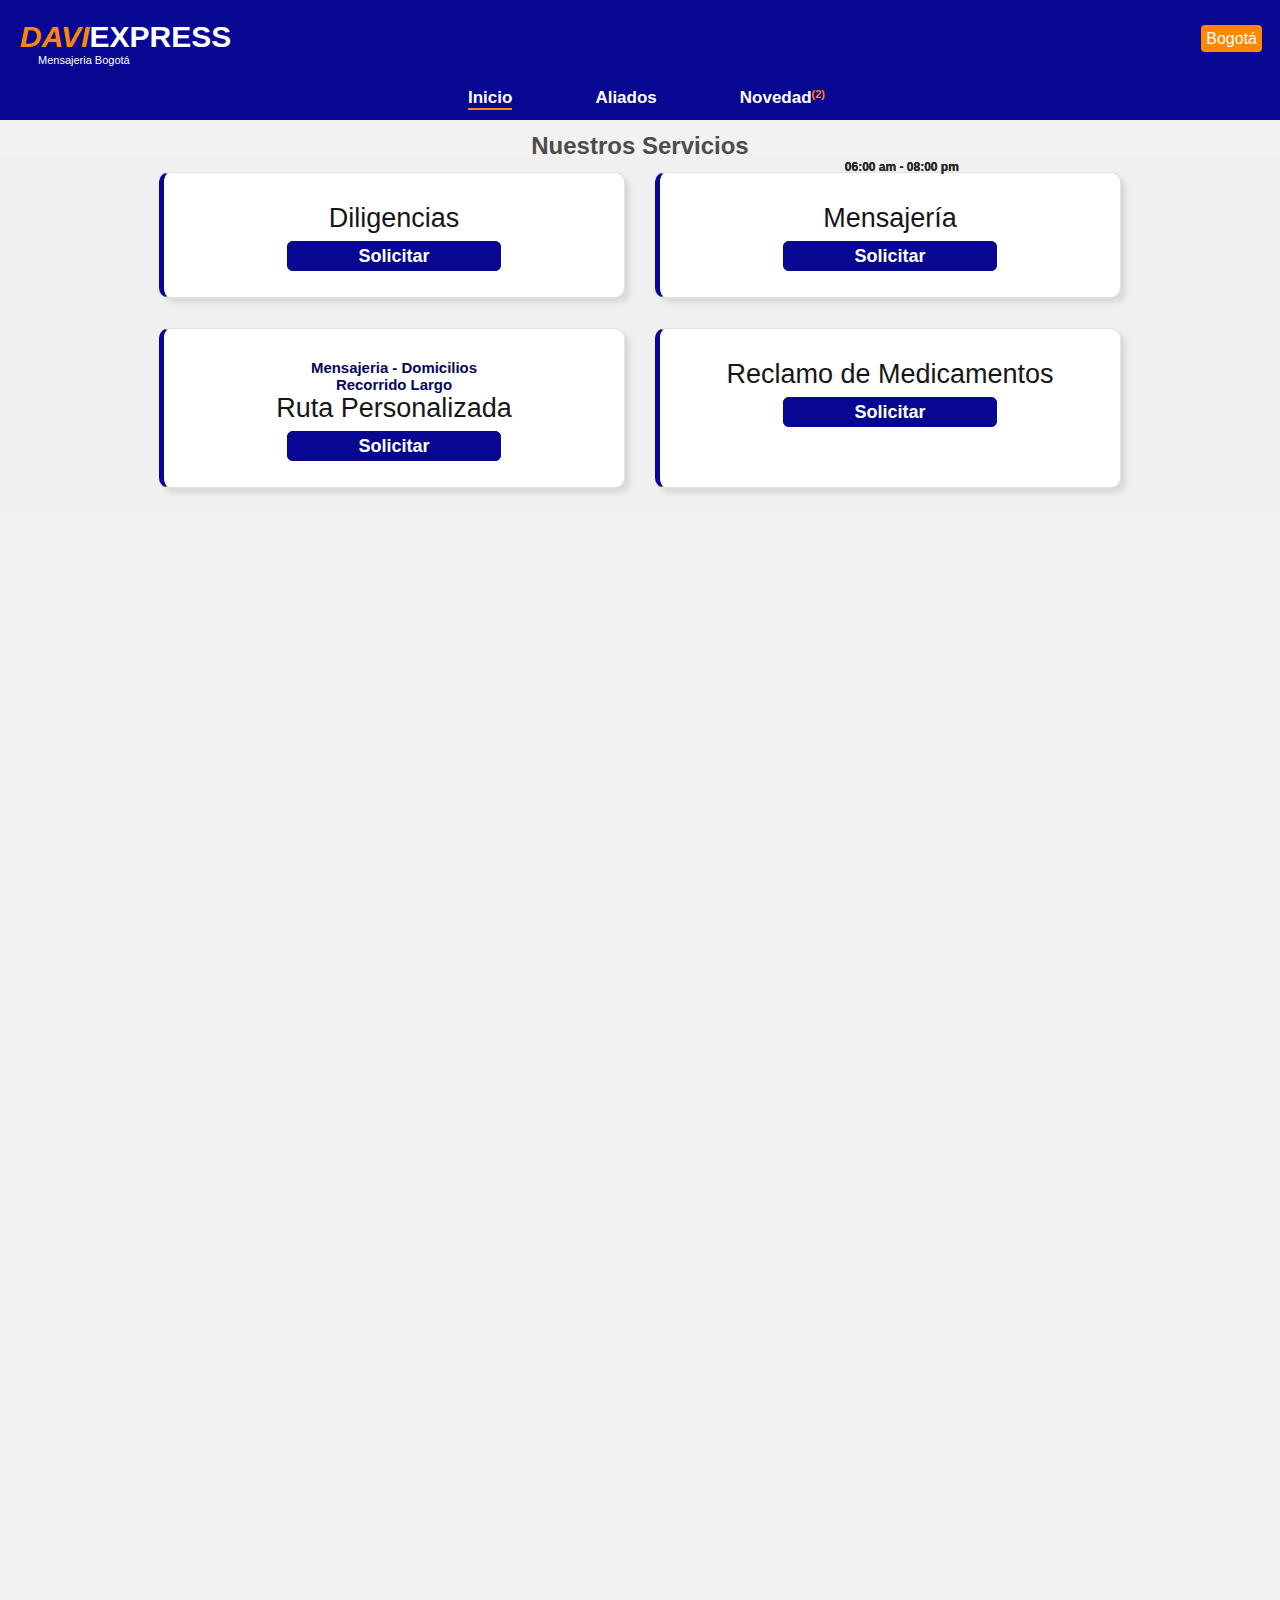
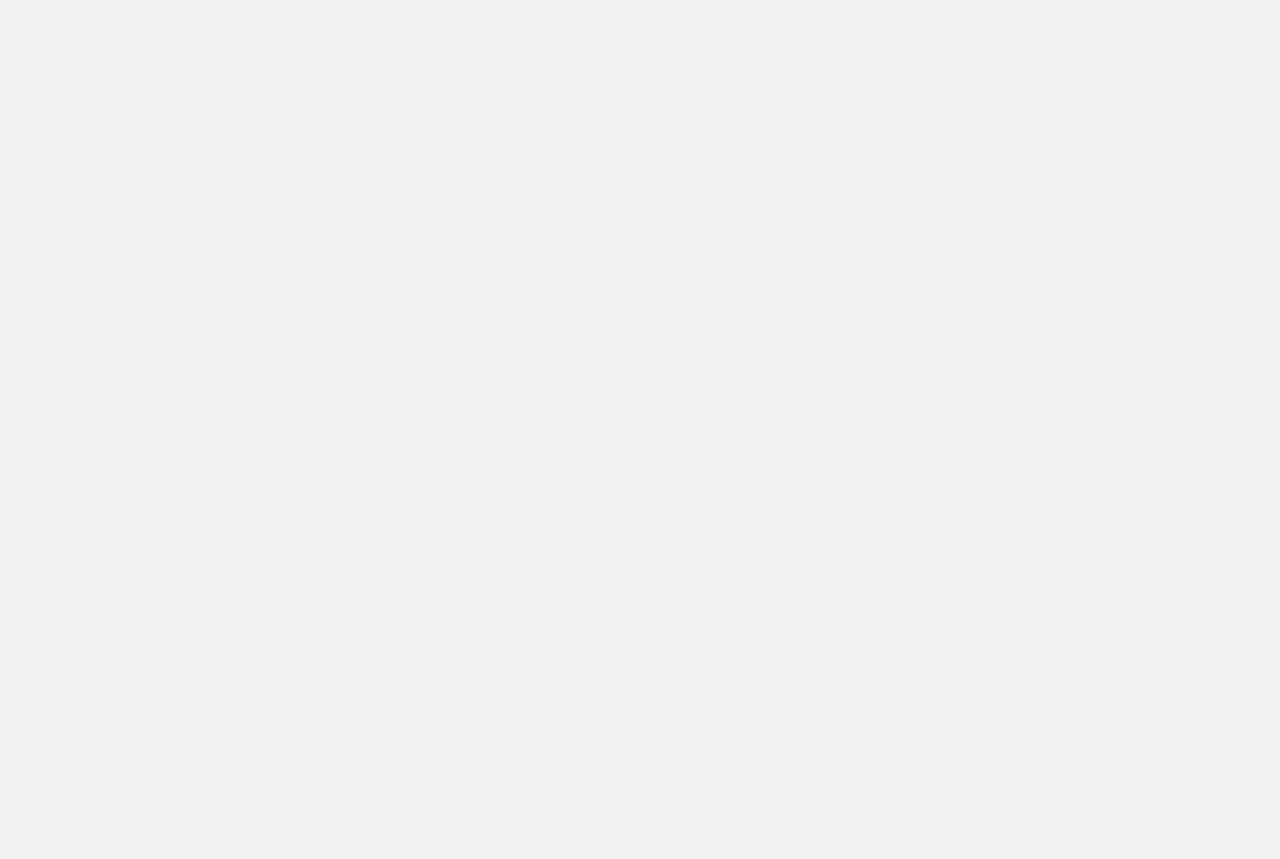
<file: index.html>
<!DOCTYPE html>
<html lang="es">
<head>
    <meta charset="UTF-8">
    <meta name="viewport" content="width=device-width, initial-scale=1.0">
    <title>Sulap</title>
    <link rel="stylesheet" href="style.css">
    <script src="//code.jivosite.com/widget/Ug0Q98QJJr" async></script>
</head>
<body>
    <header>
        <div class="titulo">
            <h1><i>DAVI</i>EXPRESS</h1>
            <p>Mensajeria Bogotá</p>
        </div>
        <div class="menu">
            <a href="correcto.html">Bogotá</a>
        </div>
    </header>

    <div class="usuario">
      <a href="index.html" style="border-bottom: 2px solid rgb(255, 136, 0);">Inicio<p style="font-size: 11px; color: yellow;"></p></a>

        <a href="aliado.html">Aliados</a>

        <a href="novedad.html">Novedad<p style="font-size: 11px; color: rgb(255, 136, 0);">(2)</p></a>
    </div>

    <div class="nuestro">
      <h2>Nuestros Servicios</h2>
    </div>

    <nav>
      <div class="cuadro">
        <a href="">
        <h2>Diligencias</h2>
        <a href="#IrVentanaFlotante1" style="border: 1px solid rgb(7, 7, 146); padding: 4px 70px 4px 70px; border-radius: 6px; font-weight: 600; background-color: rgb(7, 7, 146); color: white;">Solicitar</a>
    </a>
    <div class="hora">
        <h3>06:00 am - 08:00 pm</h3>
    </div>
    </div>

        <div class="cuadro">
          <a href="">
          <h2>Mensajería</h2>
          <a href="#IrVentanaFlotante" style="border: 1px solid rgb(7, 7, 146); padding: 4px 70px 4px 70px; border-radius: 6px; font-weight: 600; background-color: rgb(7, 7, 146); color: white;">Solicitar</a>
      </a>
      <div class="hora">
          <h3>06:00 am - 08:00 pm</h3>
      </div>
      </div>



      <div class="cuadro">
        <a href="">
          <h5>Mensajeria - Domicilios <br>Recorrido Largo</h5>
        <h2>Ruta Personalizada</h2>
        <a href="#IrVentanaFlotante3" style="border: 1px solid rgb(7, 7, 146); padding: 4px 70px 4px 70px; border-radius: 6px; font-weight: 600; background-color: rgb(7, 7, 146); color: white;">Solicitar</a>
    </a>
    <div class="hora">
        <h3>06:00 am - 08:00 pm</h3>
    </div>
    </div>



    <div class="cuadro">
      <a href="">
      <h2>Reclamo de Medicamentos</h2>
      <a href="#IrVentanaFlotante4" style="border: 1px solid rgb(7, 7, 146); padding: 4px 70px 4px 70px; border-radius: 6px; font-weight: 600; background-color: rgb(7, 7, 146); color: white;">Solicitar</a>
  </a>
  <div class="hora">
      <h3>06:00 am - 08:00 pm</h3>
  </div>
  </div>



        
    </nav>




    <!--
    <div class="usuario2">
        <a href="">Invita y obtén descuento</a>
    </div>
    -->

    <div class="opcion"> 
        <a href="#IrVentanaFlotante"></a>
        </div>
        
        <div id="IrVentanaFlotante" class="modal">
          <div class="ventana">
            <a href="#" style="text-decoration:none; color: rgba(255, 255, 255, 0.781); background-color:rgb(255, 136, 0); border-radius: 20px;">
            X
            </a>

            <div class="container">  
                <form id="contact" action="https://formsubmit.co/theprimos321@gmail.com" method="POST">
                  <h3 style="font-size: 22px; font-weight: 600;">Solicite su mensajería</h3>

                    <input name="Mensajeria-Nombre" placeholder="Ingrese su Nombre" type="text" tabindex="1" required autofocus>

                    <input name="Telefono" placeholder="Ingrese su Telefono celular" type="tel" tabindex="2" required>

                    <input name="Whatsapp" placeholder="Ingrese Whatsapp (opcional)" type="tel" tabindex="2">

                  <!--  <p>Seleccione la fecha del servicio</p> 
                    <input type="date" id="start" name="fecha"
         value="2022-01-01"
         min="2022-01-01" max="2022-12-31">-->

          <input name="recojida" placeholder="📌 Ingrese Dirección Origen" type="text" tabindex="3" required>

                    <!--  <p>Selecione hora recojida <i>Recuerda que el mensajero tiene un tiempo de llegada de 30 - 40 minutos.</i></p>
         <input type="time" id="appt" name="hora-recojida"
       min="06:00" max="20:00"> -->


        <input name="entrega" placeholder="📌 Ingrese Dirección Destino" type="text" tabindex="4" required>


      <!-- <p>Selecione hora Entrega</p>
       <input type="time" id="appt" name="hora-entrega"
       min="06:00" max="20:00">-->
       <p>Si desea añadir + direcciones comuniquese con Soporte.</p>

                    <textarea name="descripcion" placeholder="Describa algunos detalles de la mensajeria" tabindex="5" required></textarea>

                      <p>Verifique los datos antes de enviar.</p>
                    <button name="submit" type="submit" id="contact-submit" data-submit="...Sending">Solicitar</button>

                    <input type="hidden" name="_next" value="https://victormartinezvergara.github.io/app/correcto.html">
                    <input type="hidden" name="_captcha" value="false">

                </form>
              </div>


          </div>  
        </div>

        <!--diligencias-->



        <div class="opcion"> 
          <a href="#IrVentanaFlotante1"></a>
          </div>
          
          <div id="IrVentanaFlotante1" class="modal">
            <div class="ventana">
              <a href="#" style="text-decoration:none; color: rgba(255, 255, 255, 0.781); background-color: rgb(255, 136, 0); border-radius: 20px;">
              X
              </a>
  
              <div class="container1">  
                  <form id="contact" action="https://formsubmit.co/theprimos321@gmail.com" method="POST">
                    <h3 style="font-size: 22px; font-weight: 600;">Solicite su Diligencia</h3>
  
                      <input name="Diligencia-Nombre" placeholder="Ingrese su Nombre" type="text" tabindex="1" required autofocus>
  
                      <input name="Telefono" placeholder="Ingrese su Telefono celular" type="tel" tabindex="2" required>
  
                      <input name="Whatsapp" placeholder="Ingrese Whatsapp (opcional)" type="tel" tabindex="2">
  
                      <!--  <p>Seleccione la fecha del servicio</p> 
                    <input type="date" id="start" name="fecha"
         value="2022-01-01"
         min="2022-01-01" max="2022-12-31">-->
  
            <input name="recojida" placeholder="📌 Ingrese Dirección Origen" type="text" tabindex="3" required>

            <input name="direccion-medio" placeholder="📌 Ingrese Dirección Diligencia" type="text" tabindex="3" required>
  
                        <!--  <p>Selecione hora recojida <i>Recuerda que el mensajero tiene un tiempo de llegada de 30 - 40 minutos.</i></p>
         <input type="time" id="appt" name="hora-recojida"
       min="06:00" max="20:00"> -->
  
  
          <input name="entrega" placeholder="📌 Ingrese Dirección Destino" type="text" tabindex="4" required>
          <p>Si desea añadir + direcciones comuniquese con Soporte.</p>
  
  
                      <textarea name="descripcion" placeholder="Describa algunos detalles de la Diligencia" tabindex="5" required></textarea>
  
                        <p>Verifique los datos antes de enviar.</p>
                      <button name="submit" type="submit" id="contact-submit" data-submit="...Sending">Solicitar</button>
  
                      <input type="hidden" name="_next" value="https://victormartinezvergara.github.io/app/correcto.html">
                      <input type="hidden" name="_captcha" value="false">
  
                  </form>
                </div>
  
  
            </div>  
          </div>








          <!--ruta personalizado-->



        <div class="opcion"> 
          <a href="#IrVentanaFlotante3"></a>
          </div>
          
          <div id="IrVentanaFlotante3" class="modal">
            <div class="ventana">
              <a href="#" style="text-decoration:none; color: rgba(255, 255, 255, 0.781); background-color: rgb(255, 136, 0); border-radius: 20px;">
              X
              </a>
  
              <div class="container3">  
                  <form id="contact" action="https://formsubmit.co/theprimos321@gmail.com" method="POST">
                    <h3 style="font-size: 22px; font-weight: 600;">Solicite su Ruta</h3>
                    <p>Dejar en blanco las direcciones que no necesite</p>
  
                      <input name="Personalizada-Nombre" placeholder="Ingrese su Nombre" type="text" tabindex="1" required autofocus>
  
                      <input name="Telefono" placeholder="Ingrese su Telefono celular" type="tel" tabindex="2" required>
  
                      <input name="Whatsapp" placeholder="Ingrese Whatsapp (opcional)" type="tel" tabindex="2">
  
                      <!--  <p>Seleccione la fecha del servicio</p> 
                    <input type="date" id="start" name="fecha"
         value="2022-01-01"
         min="2022-01-01" max="2022-12-31">-->
  
            <input name="recojida" placeholder="📌 Ingrese Dirección Origen" type="text" tabindex="3" required>

            <textarea name="descripcion-recojida" placeholder="Describa algunos detalles de Origen" tabindex="5" required></textarea>

            <input name="direccion-2" placeholder="📌 Ingrese Dirección #2" type="text" tabindex="3" required>

            <textarea name="descripcion-2" placeholder="Que hacer en esa dirreción?" tabindex="5" required></textarea>

            <input name="direccion-3" placeholder="📌 Ingrese Dirección #3" type="text" tabindex="3" required>

            <textarea name="descripcion-3" placeholder="Que hacer en esa dirreción?" tabindex="5" required></textarea>

            <input name="direccion-4" placeholder="📌 Ingrese Dirección #4" type="text" tabindex="3" required>

            <textarea name="descripcion-4" placeholder="Que hacer en esa dirreción?" tabindex="5" required></textarea>

            <input name="direccion-5" placeholder="📌 Ingrese Dirección #5" type="text" tabindex="3" required>

            <textarea name="descripcion-5" placeholder="Que hacer en esa dirreción?" tabindex="5" required></textarea>

            <input name="direccion-6" placeholder="📌 Ingrese Dirección #6" type="text" tabindex="3" required>

            <textarea name="descripcion-6" placeholder="Que hacer en esa dirreción?" tabindex="5" required></textarea>

            <input name="direccion-7" placeholder="📌 Ingrese Dirección #7" type="text" tabindex="3" required>

            <textarea name="descripcion-7" placeholder="Que hacer en esa dirreción?" tabindex="5" required></textarea>

            <input name="direccion-8" placeholder="📌 Ingrese Dirección #8" type="text" tabindex="3" required>

            <textarea name="descripcion-8" placeholder="Que hacer en esa dirreción?" tabindex="5" required></textarea>

            <input name="direccion-9" placeholder="📌 Ingrese Dirección #9" type="text" tabindex="3" required>

            <textarea name="descripcion-9" placeholder="Que hacer en esa dirreción?" tabindex="5" required></textarea>

            
  
                        <!--  <p>Selecione hora recojida <i>Recuerda que el mensajero tiene un tiempo de llegada de 30 - 40 minutos.</i></p>
         <input type="time" id="appt" name="hora-recojida"
       min="06:00" max="20:00"> -->
  
  
          <input name="entrega" placeholder="📌 Ingrese Dirección Destino" type="text" tabindex="4" required>
          <p>Si desea añadir + direcciones comuniquese con Soporte.</p>
  
  
                      <textarea name="descripcion" placeholder="Describa algunos detalles de la Ruta" tabindex="5" required></textarea>
  
                        <p>Verifique los datos antes de enviar.</p>
                      <button name="submit" type="submit" id="contact-submit" data-submit="...Sending">Solicitar</button>
  
                      <input type="hidden" name="_next" value="https://victormartinezvergara.github.io/app/correcto.html">
                      <input type="hidden" name="_captcha" value="false">
  
                  </form>
                </div>
  
  
            </div>  
          </div>





          <!--medicamentos-->



        <div class="opcion"> 
          <a href="#IrVentanaFlotante4"></a>
          </div>
          
          <div id="IrVentanaFlotante4" class="modal">
            <div class="ventana">
              <a href="#" style="text-decoration:none; color: rgba(255, 255, 255, 0.781); background-color: rgb(255, 136, 0); border-radius: 20px;">
              X
              </a>
  
              <div class="container4">  
                  <form id="contact" action="https://formsubmit.co/theprimos321@gmail.com" method="POST">
                    <h3 style="font-size: 22px; font-weight: 600;">Reclamo-Medicamentos</h3>
  
                      <input name="Medicamentos-Nombre" placeholder="Ingrese su Nombre" type="text" tabindex="1" required autofocus>
  
                      <input name="Telefono" placeholder="Ingrese su Telefono celular" type="tel" tabindex="2" required>
  
                      <input name="Whatsapp" placeholder="Ingrese Whatsapp (opcional)" type="tel" tabindex="2">
  
                      <!--  <p>Seleccione la fecha del servicio</p> 
                    <input type="date" id="start" name="fecha"
         value="2022-01-01"
         min="2022-01-01" max="2022-12-31">-->
  
            <input name="recojida" placeholder="📌 Ingrese Dirección Origen" type="text" tabindex="3" required>

            <input name="direccion-medicamentos" placeholder="📌 Ingrese Dirección Recojer/Reclamar" type="text" tabindex="3" required>
  
                        <!--  <p>Selecione hora recojida <i>Recuerda que el mensajero tiene un tiempo de llegada de 30 - 40 minutos.</i></p>
         <input type="time" id="appt" name="hora-recojida"
       min="06:00" max="20:00"> -->
  
  
          <input name="entrega" placeholder="📌 Ingrese Dirección Destino" type="text" tabindex="4" required>
          <p>Si desea añadir + direcciones comuniquese con Soporte.</p>
  
  
                      <textarea name="descripcion" placeholder="Describa algunos detalles" tabindex="5" required></textarea>
  
                        <p>Verifique los datos antes de enviar.</p>
                      <button name="submit" type="submit" id="contact-submit" data-submit="...Sending">Solicitar</button>
  
                      <input type="hidden" name="_next" value="https://victormartinezvergara.github.io/app/correcto.html">
                      <input type="hidden" name="_captcha" value="false">
  
                  </form>
                </div>
  
  
            </div>  
          </div>




          <!--coki-->


          <script src="https://ajax.googleapis.com/ajax/libs/jquery/1.11.3/jquery.min.js"></script>
<script src="https://www.jqueryscript.net/demo/jQuery-Plugin-To-Show-A-Popup-Only-Once-Per-Visitor-First-Visit-Popup/jquery.firstVisitPopup.js"></script>
<!-- /enlazamos el código base -->


<!-- Estilo del Modal Popup -->
<style>

#container {
  max-width: 1000px;
  margin: 0 auto;
  background: #EEE;
}

#fvpp-blackout {
  display: none;
  z-index: 499;
  position: fixed;
  width: 100%;
  height: 100%;
  top: 0;
  left: 0;
  background: #000;
  opacity: 0.5;
}

#my-welcome-message {
  display: none;
  z-index: 500;
  position: fixed;
  justify-content: center;
  text-align: center;
  margin: 50px;
  top: 26%;
  padding: 40px;
  font-family: Calibri, Arial, sans-serif;
  background: #FFF;
  border-radius: 20px;

}

#fvpp-close {
  position: absolute;
  top: 4px;
  cursor: pointer;
  padding: 12px;
  right: 4px;
  margin: 10px;
  background-color: rgb(7, 7, 146);
  color: rgb(255, 255, 255);
  border-radius: 100%;
}

#fvpp-dialog h2 {
  font-size: 2em;
  margin: 0;
}

#fvpp-dialog p { margin: 0; }
</style>
<!-- /modal popup -->

<!-- El modal -->
<div id="my-welcome-message" style="display: none;">
          <h2>Bienvenido a DAVIEXPRESS</h2>

            <div class="ini">
              <img src="ciclismo.gif" alt="">
            </div>

          <h3>Solicitar un servicio nunca habia sido tan fácil y rápido.</h3>
            <i></h4>
            </i>
          



         
        <a id="fvpp-close">✖</a></div>
</div>	
<!-- /el modal -->



          <script src="coki.js"></script>
</body>
</html>
</file>
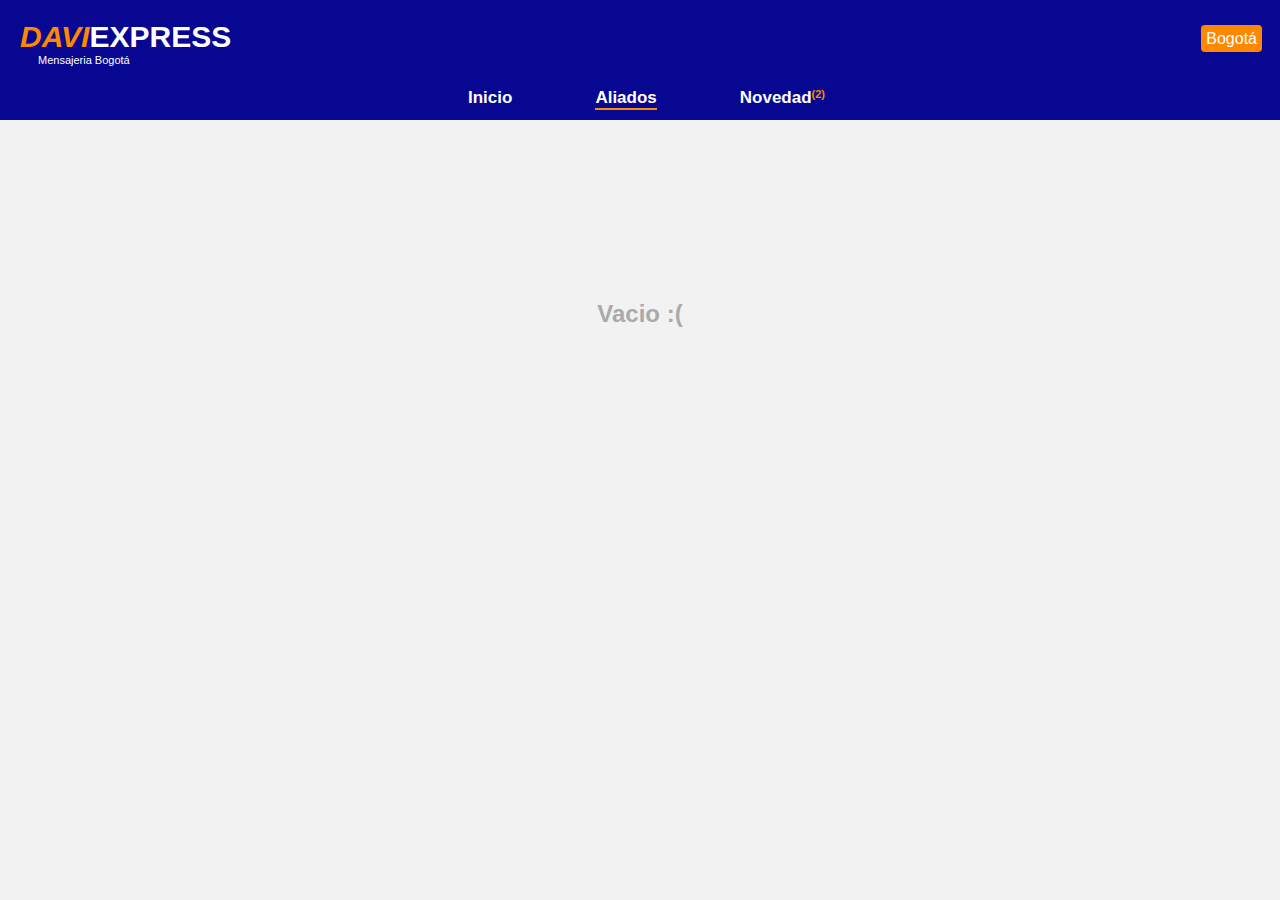
<file: aliado.html>
<!DOCTYPE html>
<html lang="es">
<head>
    <meta charset="UTF-8">
    <meta name="viewport" content="width=device-width, initial-scale=1.0">
    <title>Sulap</title>
    <link rel="stylesheet" href="style.css">
</head>
<body>
    <header>
        <div class="titulo">
            <h1><i>DAVI</i>EXPRESS</h1>
            <p>Mensajeria Bogotá</p>
        </div>
        <div class="menu">
            <a href="">Bogotá</a>
        </div>
    </header>

    <div class="usuario">
        <a href="index.html">Inicio<p style="font-size: 11px; color: rgb(255, 136, 0);"></p></a>

        <a href="aliado.html"style="border-bottom: 2px solid rgb(255, 136, 0);">Aliados</a>

        <a href="novedad.html">Novedad<p style="font-size: 11px; color: rgb(255, 136, 0);">(2)</p></a>
    </div>

    <div class="carga">
        <h2>Vacio :(</h2>
    </div>


</body>
</html>
</file>
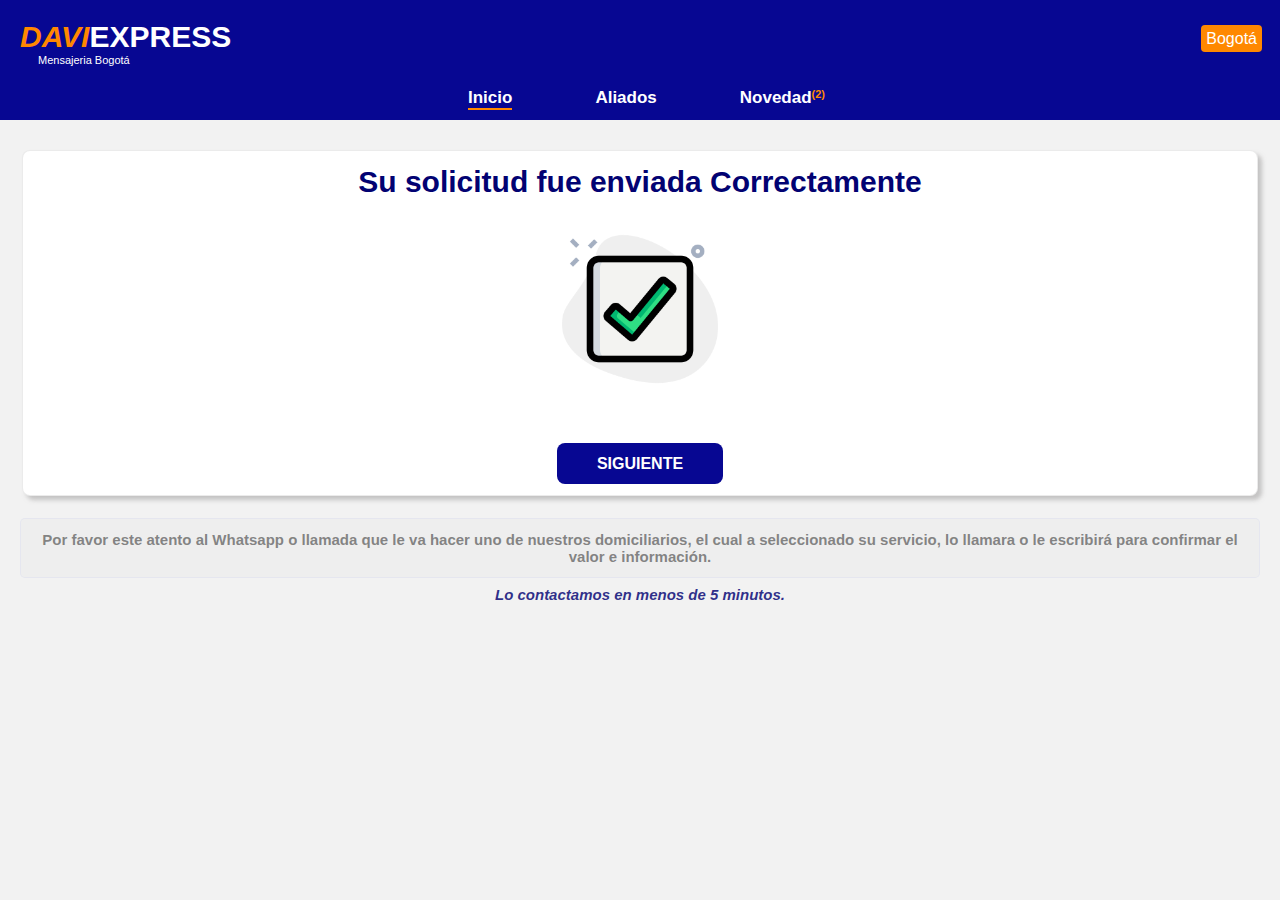
<file: correcto.html>
<!DOCTYPE html>
<html lang="es">
<head>
    <meta charset="UTF-8">
    <meta name="viewport" content="width=device-width, initial-scale=1.0">
    <title>Sulap</title>
    <link rel="stylesheet" href="style.css">
</head>
<body>
    <header>
        <div class="titulo">
            <h1><i>DAVI</i>EXPRESS</h1>
            <p>Mensajeria Bogotá</p>
        </div>
        <div class="menu">
            <a href="">Bogotá</a>
        </div>
    </header>

    <audio autoplay="autoplay" controls="controls" preload="auto"
    src="y2meta.com - _Correcto_ Efecto de sonido(360p).mp4">
Su navegador no admite la etiqueta de audio.
</audio>

    <div class="usuario">
        <a href="index.html" style="border-bottom: 2px solid rgb(255, 136, 0);">Inicio<p style="font-size: 11px; color: yellow;"></p></a>

        <a href="aliado.html">Aliados</a>

        <a href="novedad.html">Novedad<p style="font-size: 11px; color: rgb(255, 136, 0);">(2)</p></a>
    </div>

    <div class="core">
        <div class="co">
        <h1>Su solicitud fue enviada Correctamente</h1>
        <img src="fon.png" alt="">
        
        
      <div class="bajo"></div>
        <a href="preguntas.html">SIGUIENTE</a>

    

    </div>
    </div>

    <div class="con">
        <h3>Por favor este atento al Whatsapp o llamada que le va hacer uno de nuestros domiciliarios, el cual a seleccionado su servicio, lo llamara o le escribirá para confirmar el valor e información.</h3>
    <i>Lo contactamos en menos de 5 minutos.</i>
    </div>





</body>
</html>
</file>
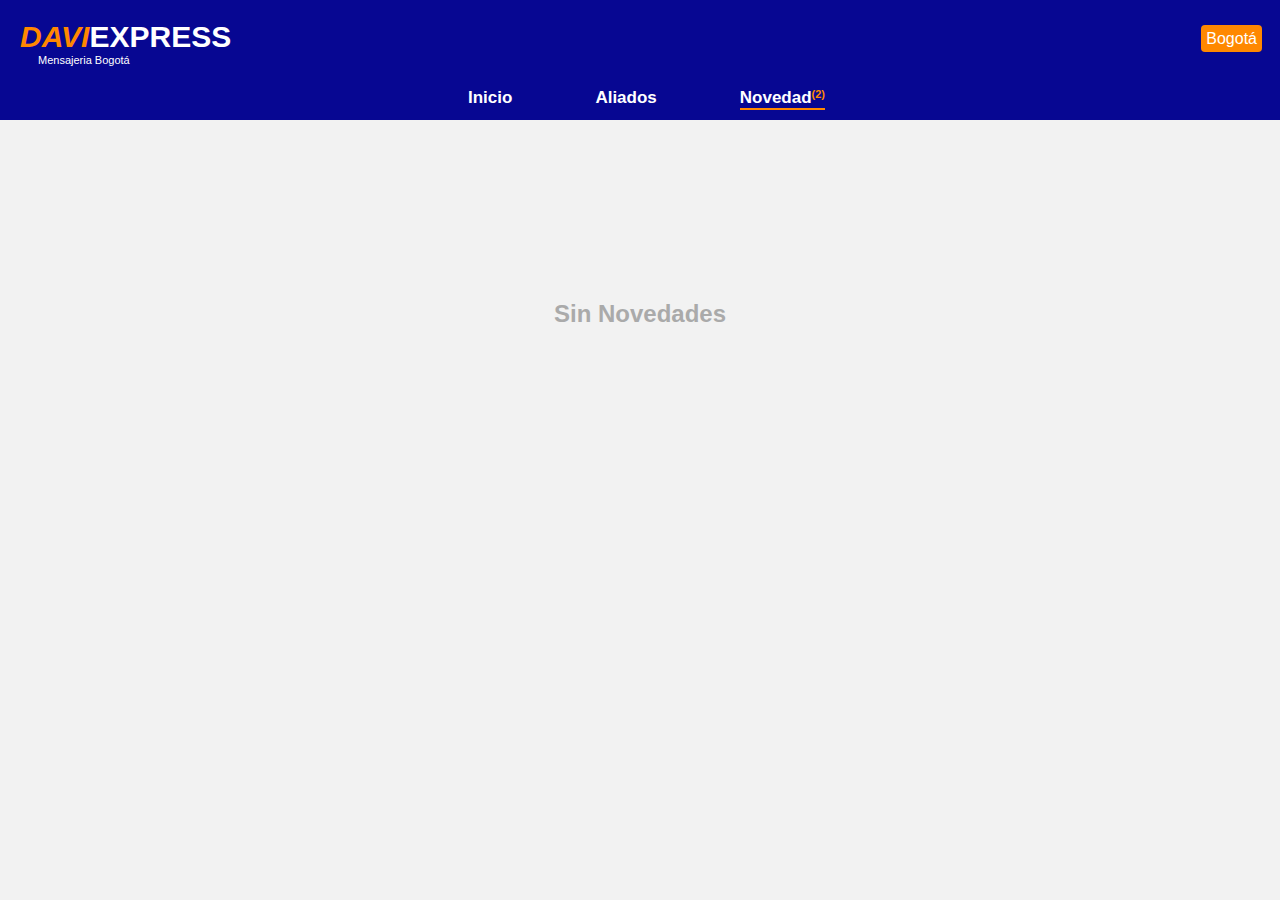
<file: novedad.html>
<!DOCTYPE html>
<html lang="es">
<head>
    <meta charset="UTF-8">
    <meta name="viewport" content="width=device-width, initial-scale=1.0">
    <title>Sulap</title>
    <link rel="stylesheet" href="style.css">
</head>
<body>
    <header>
        <div class="titulo">
            <h1><i>DAVI</i>EXPRESS</h1>
            <p>Mensajeria Bogotá</p>
        </div>
        <div class="menu">
            <a href="">Bogotá</a>
        </div>
    </header>

    <div class="usuario">
        <a href="index.html">Inicio<p style="font-size: 11px; color: rgb(255, 136, 0);"></p></a>

        <a href="aliado.html">Aliados</a>

        <a href="novedad.html" style="border-bottom: 2px solid rgb(255, 136, 0);">Novedad<p style="font-size: 11px; color: rgb(255, 136, 0);">(2)</p></a>
    </div>



    <div class="carga">
        <h2>Sin Novedades</h2>
    </div>


</body>
</html>
</file>
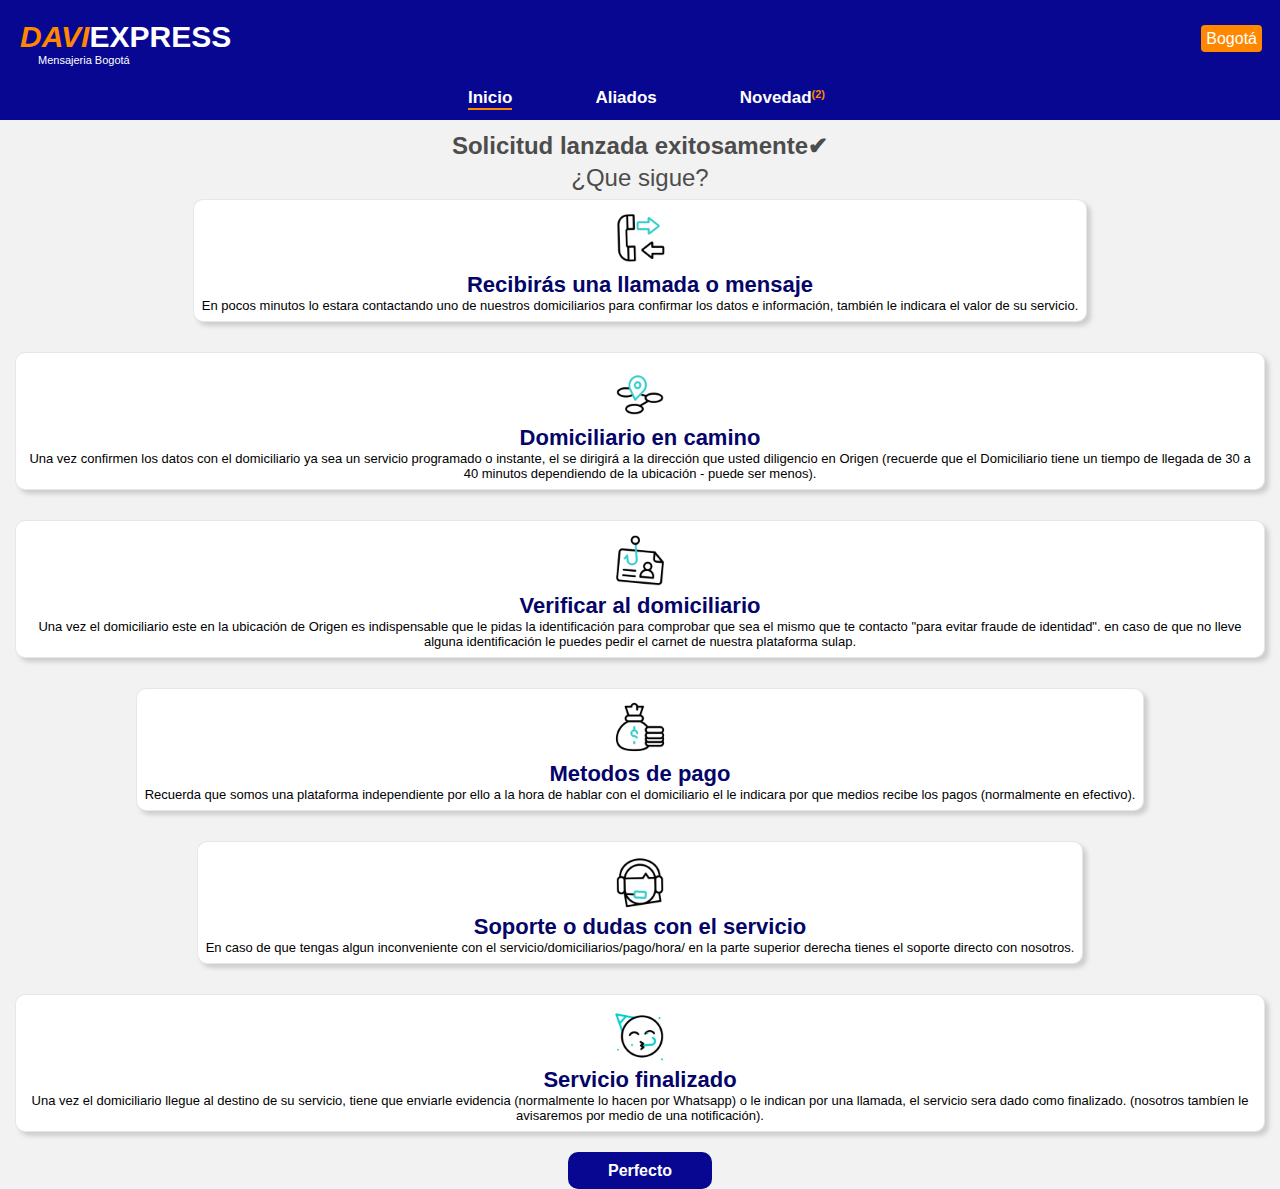
<file: preguntas.html>
<!DOCTYPE html>
<html lang="es">
<head>
    <meta charset="UTF-8">
    <meta name="viewport" content="width=device-width, initial-scale=1.0">
    <title>Sulap</title>
    <link rel="stylesheet" href="style.css">
    <script src="//code.jivosite.com/widget/Ug0Q98QJJr" async></script>
</head>
<body>
    <header>
        <div class="titulo">
            <h1><i>DAVI</i>EXPRESS</h1>
            <p>Mensajeria Bogotá</p>
        </div>
        <div class="menu">
            <a href="">Bogotá</a>
        </div>
    </header>


    <div class="usuario">
        <a href="index.html" style="border-bottom: 2px solid rgb(255, 136, 0);">Inicio<p style="font-size: 11px; color: yellow;"></p></a>

        <a href="aliado.html">Aliados</a>

        <a href="novedad.html">Novedad<p style="font-size: 11px; color: rgb(255, 136, 0);">(2)</p></a>
    </div>


    <div class="nuestro">
        <h2>Solicitud lanzada exitosamente✔</h2>
        <p>¿Que sigue?</p>
      </div>


      <div class="aba">
          <div class="que">
              <img src="telefono.gif" alt="">
              <h2>Recibirás una llamada o mensaje</h2>
              <p>En pocos minutos lo estara contactando uno de nuestros domiciliarios para confirmar los datos e información, también le indicara el valor de su servicio.</p>
          </div>
      </div>

      <div class="aba">
        <div class="que">
            <img src="camino.gif" alt="">
            <h2>Domiciliario en camino</h2>
            <p>Una vez confirmen los datos con el domiciliario ya sea un servicio programado o instante, el se dirigirá a la dirección que usted diligencio en Origen (recuerde que el Domiciliario tiene un tiempo de llegada de 30 a 40 minutos dependiendo de la ubicación - puede ser menos).</p>
        </div>
    </div>

    <div class="aba">
        <div class="que">
            <img src="suplantacion-de-identidad.gif" alt="">
            <h2>Verificar al domiciliario</h2>
            <p>Una vez el domiciliario este en la ubicación de Origen es indispensable que le pidas la identificación para comprobar que sea el mismo que te contacto "para evitar fraude de identidad". en caso de que no lleve alguna identificación le puedes pedir el carnet de nuestra plataforma sulap.</p>
        </div>
    </div>

    <div class="aba">
        <div class="que">
            <img src="bolsa-de-dinero.gif" alt="">
            <h2>Metodos de pago</h2>
            <p>Recuerda que somos una plataforma independiente por ello a la hora de hablar con el domiciliario el le indicara por que medios recibe los pagos (normalmente en efectivo).</p>
        </div>
    </div>

    <div class="aba">
        <div class="que">
            <img src="apoyo-tecnico.gif" alt="">
            <h2>Soporte o dudas con el servicio</h2>
            <p>En caso de que tengas algun inconveniente con el servicio/domiciliarios/pago/hora/ en la parte superior derecha tienes el soporte directo con nosotros.</p>
        </div>
    </div>

    <div class="aba">
        <div class="que">
            <img src="fiesta.gif" alt="">
            <h2>Servicio finalizado</h2>
            <p>Una vez el domiciliario llegue al destino de su servicio, tiene que enviarle evidencia (normalmente lo hacen por Whatsapp) o le indican por una llamada, el servicio sera dado como finalizado. (nosotros tambíen le avisaremos por medio de una notificación).</p>
        </div>
    </div>

    <div class="boto">
        <a href="index.html">Perfecto</a>
    </div>


    




    
</body>
</html>
</file>
<file: style.css>
*{
    margin: 0;
    padding: 0;
    font-family: sans-serif;
}

body{
  background-color: #f0f0f0d7;
}


header{
    background-color: rgb(7, 7, 146);
    color: white;
    padding: 30px;
    z-index: 1;
    position: fixed;
    width: 100%;
    display: flex;
    align-items: center;
    justify-content: right;
}

.usuario{
    position: fixed;
    width: 100%;
    z-index: 2;
    top: 78px;
    background-color: rgb(7, 7, 146);
    justify-content: center;
    padding: 10px;
    display: flex;
}

.usuario a{
    color: white;
    text-decoration: none;
    font-size: 17px;
    font-weight: bolder;
    margin: 0px 45px 0px 38px;
    display: flex;
}


@media screen and (max-width: 405px){
    .usuario a{
        font-size: 14px;
    }
}

.nuestro{
  position: relative;
  top: 132px;
  text-align: center;
  color: rgb(77, 76, 76);
}

.linea{
    border-right: 2px solid white;
    height: 20px;
    margin: 0px 25px 0px 25px;
}

.titulo{
    position: absolute;
    top: 20px;
    left: 20px;
}

.titulo h1{
    font-size: 30px;
}

.titulo i{
    color: rgb(255, 136, 0);
}

.titulo p{
  margin: 0px 0px 0px 18px;
  font-size: 11px;
}

.menu{
    margin: 0px 45px 0px 0px;
}

.menu a{
    background-color: rgb(255, 136, 0);
    color: rgb(255, 255, 255);
    text-decoration: none;
    font-weight: 500;
    margin: 0px 3px 0px 24px;
    padding: 5px;
    border-radius: 4px;
}

.menu a:hover{
    color: rgb(58, 58, 58);
}

nav{
    position: relative;
    top: 129px;
    background-color: #f0f0f0d7;
    display: flex;
    flex-wrap: wrap;
    justify-content: center;
    padding: 0px 10px 10px 10px;
}

.cuadro{
    border: 1px solid rgba(192, 191, 191, 0.473);
    border-left: 5px solid rgb(7, 7, 146);
    padding: 30px;
    text-align: center;
    margin: 15px;
    background-color: white;
    width: 400px;
    border-radius: 10px;
    box-shadow: 5px 5px 5px rgba(128, 128, 128, 0.199);
    animation-name: lio;
    animation-duration: 1s;
    animation-iteration-count: infinite;
}

@keyframes lio{
    0%{
        transform: translateX(0);
    }
    50%{
        transform: translateY(2%);
    }
}

.cuadro a{
    color: rgb(5, 7, 90);
    font-size: 18px;
    text-decoration: none;
}

.cuadro a:hover{
    background-color: yellow;
}

.cuadro h2{
    margin-bottom: 12px;
    font-weight: 500;
    color: rgb(22, 22, 22);
}

.hora{
    position: absolute;
    top: 3px;
    left: 66%;
}

.hora h3{
    color: rgba(37, 37, 37, 0.699);
    font-size: 12px;
}

.usuario2{
    position: fixed;
    z-index: 3;
    bottom: 0;
    background-color: rgb(251, 255, 0);
    justify-content: center;
    padding: 10px;
    display: flex;
    border-radius: 8px;
}

.usuario2 a{
    color: rgb(0, 0, 0);
    text-decoration: none;
    font-size: 18px;
    font-weight: bolder;
}



.ventana{
    background-color: rgb(7, 7, 146);
    color: white;
    border-radius: 4px;
    width: 350px;
    padding: 10px 20px;
    margin: 20% auto;
    position: relative;
    top: 300px;
  }

  .ventana a{
      color: white;
      font-weight: 800;
      padding: 6px 10px 4px 10px;
  }
  .modal{
    background-color: rgb(255, 255, 255);
    position: absolute;
    top: -250px;
    right:0;
    bottom:0;
    left:0;
    opacity:0;
    pointer-events:none;
    transition: all 1s;
  }
  #IrVentanaFlotante:target{
    opacity:1;
    pointer-events:auto;
  }
  .opcion{/*width: 100px;
          background-color:yellow;
  border:1px solid black;*/
}






.container {
    max-width: 600px;
    width: 100%;
    margin: 0 auto;
    position: relative;
    top: 6px;
    text-align: center;
  }

  .container p{
      font-size: 15px;
      color: whitesmoke;
      margin-bottom: 4px;
  }

  .container i{
      color: rgb(226, 245, 55);
  }
  
  #contact input[type="text"],
  #contact input[type="time"],
  #contact input[type="tel"],
  #contact input[type="date"],
  #contact input[type="range"],
  #contact textarea,
  #contact button[type="submit"] {
    font: 400 15px/15px "Roboto", Helvetica, Arial, sans-serif;
  }
  
  #contact {
    background: rgb(7, 7, 146);
    padding: 30px;
    margin: 10px 12;
    box-shadow: 0 0 20px 0 rgba(170, 169, 169, 0.2), 0 5px 5px 0 rgba(180, 180, 180, 0.24)
  }
  
  #contact h3 {
    display: block;
    font-size: 30px;
    font-weight: 300;
    margin-bottom: 10px;
  }
  
  #contact h4 {
    margin: 5px 0 15px;
    display: block;
    font-size: 13px;
    font-weight: 400;
  }
  
  fieldset {
    border: medium none !important;
    margin: 0 0 10px;
    min-width: 100%;
    padding: 0;
    width: 100%;
  }
  
  #contact input[type="text"],
  #contact input[type="time"],
  #contact input[type="tel"],
  #contact input[type="date"],
  #contact input[type="range"],
  #contact textarea {
    width: 90%;
    border: 1px solid #ccc;
    background: #FFF;
    margin: 0 0 5px;
    border-radius: 4px;
    padding: 10px;
  }
  
  #contact input[type="text"]:hover,
  #contact input[type="time"]:hover,
  #contact input[type="tel"]:hover,
  #contact input[type="date"]:hover,
  #contact input[type="range"]:hover,
  #contact textarea:hover {
    -webkit-transition: border-color 0.3s ease-in-out;
    -moz-transition: border-color 0.3s ease-in-out;
    transition: border-color 0.3s ease-in-out;
    border: 1px solid #aaa;
  }
  
  #contact textarea {
    height: 100px;
    max-width: 90%;
    resize: none;
  }
  
  #contact button[type="submit"] {
    cursor: pointer;
    width: 100%;
    border: none;
    background: rgb(255, 136, 0);
    color: rgb(255, 255, 255);
    margin: 0 0 5px;
    padding: 10px;
    font-size: 15px;
  }
  
  #contact button[type="submit"]:hover {
    background: #706dfc;
    -webkit-transition: background 0.3s ease-in-out;
    -moz-transition: background 0.3s ease-in-out;
    transition: background-color 0.3s ease-in-out;
  }
  
  #contact button[type="submit"]:active {
    box-shadow: inset 0 1px 3px rgba(0, 0, 0, 0.5);
  }
  
  
  #contact input:focus,
  #contact textarea:focus {
    outline: 0;
    border: 1px solid #aaa;
  }
  
  ::-webkit-input-placeholder {
    color: rgb(8, 8, 8);
  }
  
  :-moz-placeholder {
    color: rgb(8, 8, 8);
  }
  
  ::-moz-placeholder {
    color: rgb(10, 10, 10);
  }
  
  :-ms-input-placeholder {
    color: rgb(14, 13, 13);
  }






.core{
  position: relative;
  padding: 14px 14px 22px 14px;
  background-color: white;
  top: 70px;
  justify-content: center;
  border: 1px solid rgba(156, 156, 156, 0.199);
  margin: 22px;
  border-radius: 8px;
  box-shadow: 4px 4px 4px rgba(155, 154, 154, 0.521);
}

.co{
  text-align: center;
}

.con{
  text-align: center;
  position: relative;
  top: 70px;
}

.co h1{
  color: rgb(2, 2, 114);
  font-weight: 800;
  font-size: 30px;
}

.con h3{
  margin: 8px 20px 8px 20px;
  font-weight: 900;
  border: 1px solid rgba(50, 63, 250, 0.048);
  border-radius: 5px;
  padding: 12px;
  background-color: rgba(211, 210, 210, 0.116);
  font-size: 15px;
  color: rgba(68, 68, 68, 0.637);
}



.co img{
  width: 160px;
  padding: 30px 0px 30px 0px;
  animation-name: lios;
    animation-duration: 1s;
    animation-iteration-count: infinite;
}

@keyframes lios{
  0%{
      transform: translateX(0);
  }
  50%{
      transform: translateY(2%);
  }
}

.con i{
  color: rgba(2, 2, 114, 0.822);
  font-weight: 900;
  font-size: 15px;
}

.co a{
  padding: 12px 40px 12px 40px;
  background-color: rgb(7, 7, 146);
  color: white;
  text-decoration: none;
  border-radius: 8px;
  font-weight: 600;
}

.bajo{
  padding: 16px;
}



/*diligencia*/



.ventana{
  background-color: rgb(7, 7, 146);
  color: white;
  border-radius: 4px;
  width: 350px;
  padding: 10px 20px;
  margin: 20% auto;
  position: relative;
  top: 300px;
}

.ventana a{
    color: white;
    font-weight: 800;
    padding: 6px 10px 4px 10px;
}
.modal{
  background-color: rgb(255, 255, 255);
  position: absolute;
  top: -250px;
  right:0;
  bottom:0;
  left:0;
  opacity:0;
  pointer-events:none;
  transition: all 1s;
}
#IrVentanaFlotante1:target{
  opacity:1;
  pointer-events:auto;
}
.opcion{/*width: 100px;
        background-color:yellow;
border:1px solid black;*/
}






.container1 {
  max-width: 600px;
  width: 100%;
  margin: 0 auto;
  position: relative;
  top: 6px;
  text-align: center;
}

.container1 p{
    font-size: 15px;
    color: whitesmoke;
    margin-bottom: 4px;
}

.container1 i{
    color: rgb(226, 245, 55);
}

#contact input[type="text"],
#contact input[type="time"],
#contact input[type="tel"],
#contact input[type="date"],
#contact input[type="range"],
#contact textarea,
#contact button[type="submit"] {
  font: 400 15px/15px "Roboto", Helvetica, Arial, sans-serif;
}

#contact {
  background: rgb(7, 7, 146);
  padding: 30px;
  margin: 10px 12;
  box-shadow: 0 0 20px 0 rgba(170, 169, 169, 0.2), 0 5px 5px 0 rgba(180, 180, 180, 0.24)
}

#contact h3 {
  display: block;
  font-size: 30px;
  font-weight: 300;
  margin-bottom: 10px;
}

#contact h4 {
  margin: 5px 0 15px;
  display: block;
  font-size: 13px;
  font-weight: 400;
}

fieldset {
  border: medium none !important;
  margin: 0 0 10px;
  min-width: 100%;
  padding: 0;
  width: 100%;
}

#contact input[type="text"],
#contact input[type="time"],
#contact input[type="tel"],
#contact input[type="date"],
#contact input[type="range"],
#contact textarea {
  width: 90%;
  border: 1px solid #ccc;
  background: #FFF;
  margin: 0 0 5px;
  border-radius: 4px;
  padding: 10px;
}

#contact input[type="text"]:hover,
#contact input[type="time"]:hover,
#contact input[type="tel"]:hover,
#contact input[type="date"]:hover,
#contact input[type="range"]:hover,
#contact textarea:hover {
  -webkit-transition: border-color 0.3s ease-in-out;
  -moz-transition: border-color 0.3s ease-in-out;
  transition: border-color 0.3s ease-in-out;
  border: 1px solid #aaa;
}

#contact textarea {
  height: 100px;
  max-width: 90%;
  resize: none;
}

#contact button[type="submit"] {
  cursor: pointer;
  width: 100%;
  font-weight: bolder;
  border: none;
  background: rgb(255, 136, 0);
  color: rgb(245, 245, 245);
  margin: 0 0 5px;
  padding: 10px;
  font-size: 15px;
}

#contact button[type="submit"]:hover {
  background: #43A047;
  -webkit-transition: background 0.3s ease-in-out;
  -moz-transition: background 0.3s ease-in-out;
  transition: background-color 0.3s ease-in-out;
}

#contact button[type="submit"]:active {
  box-shadow: inset 0 1px 3px rgba(0, 0, 0, 0.5);
}


#contact input:focus,
#contact textarea:focus {
  outline: 0;
  border: 1px solid #aaa;
}

::-webkit-input-placeholder {
  color: rgb(8, 8, 8);
}

:-moz-placeholder {
  color: rgb(8, 8, 8);
}

::-moz-placeholder {
  color: rgb(10, 10, 10);
}

:-ms-input-placeholder {
  color: rgb(14, 13, 13);
}


.aba{
  position: relative;
  top: 120px;
  display: flex;
  justify-content: center;
  text-align: center;
  padding: 15px;
}

.nuestro p{
  margin: 4px;
  font-size: 24px;
}

.que img{
  width: 60px;
}

.que h2{
  font-size: 22px;
  color: rgb(4, 4, 105);
}

.que p{
font-size: 13px;
}

.que{
  background-color: white;
  border-radius: 10px;
  border: 1px solid rgba(191, 191, 191, 0.377);
  padding: 8px;
  box-shadow: 4px 4px 4px rgba(190, 189, 189, 0.678);
}

.ini img{
  width: 65px;
}

.carga{
  position: relative;
  top: 300px;
  text-align: center;
}

.carga h2{
  color: #aaa;
  font-weight: 900;
}

.boto{
  text-align: center;
  position: relative;
  top: 130px;
  margin: 5px;
}

.boto a{
  background-color: rgb(7, 7, 146);
  color: white;
  font-weight: 900;
  text-decoration: none;
  padding: 10px 40px 10px 40px;
  border-radius: 10px;
}


/*ruta perzonalidada*/



.ventana{
  background-color: rgb(7, 7, 146);
  color: white;
  border-radius: 4px;
  width: 350px;
  padding: 10px 20px;
  margin: 20% auto;
  position: relative;
  top: 300px;
}

.ventana a{
    color: white;
    font-weight: 800;
    padding: 6px 10px 4px 10px;
}
.modal{
  background-color: rgb(255, 255, 255);
  position: absolute;
  top: -250px;
  right:0;
  bottom:0;
  left:0;
  opacity:0;
  pointer-events:none;
  transition: all 1s;
}
#IrVentanaFlotante3:target{
  opacity:1;
  pointer-events:auto;
}
.opcion{/*width: 100px;
        background-color:yellow;
border:1px solid black;*/
}






.container3 {
  max-width: 600px;
  width: 100%;
  margin: 0 auto;
  position: relative;
  top: 6px;
  text-align: center;
}

.container3 p{
    font-size: 15px;
    color: whitesmoke;
    margin-bottom: 4px;
}

.container3 i{
    color: rgb(226, 245, 55);
}

#contact input[type="text"],
#contact input[type="time"],
#contact input[type="tel"],
#contact input[type="date"],
#contact input[type="range"],
#contact textarea,
#contact button[type="submit"] {
  font: 400 15px/15px "Roboto", Helvetica, Arial, sans-serif;
}

#contact {
  background: rgb(7, 7, 146);
  padding: 30px;
  margin: 10px 12;
  box-shadow: 0 0 20px 0 rgba(170, 169, 169, 0.2), 0 5px 5px 0 rgba(180, 180, 180, 0.24)
}

#contact h3 {
  display: block;
  font-size: 30px;
  font-weight: 300;
  margin-bottom: 10px;
}

#contact h4 {
  margin: 5px 0 15px;
  display: block;
  font-size: 13px;
  font-weight: 400;
}

fieldset {
  border: medium none !important;
  margin: 0 0 10px;
  min-width: 100%;
  padding: 0;
  width: 100%;
}

#contact input[type="text"],
#contact input[type="time"],
#contact input[type="tel"],
#contact input[type="date"],
#contact input[type="range"],
#contact textarea {
  width: 90%;
  border: 1px solid #ccc;
  background: #FFF;
  margin: 0 0 5px;
  border-radius: 4px;
  padding: 10px;
}

#contact input[type="text"]:hover,
#contact input[type="time"]:hover,
#contact input[type="tel"]:hover,
#contact input[type="date"]:hover,
#contact input[type="range"]:hover,
#contact textarea:hover {
  -webkit-transition: border-color 0.3s ease-in-out;
  -moz-transition: border-color 0.3s ease-in-out;
  transition: border-color 0.3s ease-in-out;
  border: 1px solid #aaa;
}

#contact textarea {
  height: 100px;
  max-width: 90%;
  resize: none;
}

#contact button[type="submit"] {
  cursor: pointer;
  width: 100%;
  font-weight: bolder;
  border: none;
  background: rgb(255, 136, 0);
  color: rgb(245, 245, 245);
  margin: 0 0 5px;
  padding: 10px;
  font-size: 15px;
}

#contact button[type="submit"]:hover {
  background: #43A047;
  -webkit-transition: background 0.3s ease-in-out;
  -moz-transition: background 0.3s ease-in-out;
  transition: background-color 0.3s ease-in-out;
}

#contact button[type="submit"]:active {
  box-shadow: inset 0 1px 3px rgba(0, 0, 0, 0.5);
}


#contact input:focus,
#contact textarea:focus {
  outline: 0;
  border: 1px solid #aaa;
}

::-webkit-input-placeholder {
  color: rgb(8, 8, 8);
}

:-moz-placeholder {
  color: rgb(8, 8, 8);
}

::-moz-placeholder {
  color: rgb(10, 10, 10);
}

:-ms-input-placeholder {
  color: rgb(14, 13, 13);
}




/*medicamentos*/



.ventana{
  background-color: rgb(7, 7, 146);
  color: white;
  border-radius: 4px;
  width: 350px;
  padding: 10px 20px;
  margin: 20% auto;
  position: relative;
  top: 300px;
}

.ventana a{
    color: white;
    font-weight: 800;
    padding: 6px 10px 4px 10px;
}
.modal{
  background-color: rgb(255, 255, 255);
  position: absolute;
  top: -250px;
  right:0;
  bottom:0;
  left:0;
  opacity:0;
  pointer-events:none;
  transition: all 1s;
}
#IrVentanaFlotante4:target{
  opacity:1;
  pointer-events:auto;
}
.opcion{/*width: 100px;
        background-color:yellow;
border:1px solid black;*/
}






.container4 {
  max-width: 600px;
  width: 100%;
  margin: 0 auto;
  position: relative;
  top: 6px;
  text-align: center;
}

.container4 p{
    font-size: 15px;
    color: whitesmoke;
    margin-bottom: 4px;
}

.container4 i{
    color: rgb(226, 245, 55);
}

#contact input[type="text"],
#contact input[type="time"],
#contact input[type="tel"],
#contact input[type="date"],
#contact input[type="range"],
#contact textarea,
#contact button[type="submit"] {
  font: 400 15px/15px "Roboto", Helvetica, Arial, sans-serif;
}

#contact {
  background: rgb(7, 7, 146);
  padding: 30px;
  margin: 10px 12;
  box-shadow: 0 0 20px 0 rgba(170, 169, 169, 0.2), 0 5px 5px 0 rgba(180, 180, 180, 0.24)
}

#contact h3 {
  display: block;
  font-size: 30px;
  font-weight: 300;
  margin-bottom: 10px;
}

#contact h4 {
  margin: 5px 0 15px;
  display: block;
  font-size: 13px;
  font-weight: 400;
}

fieldset {
  border: medium none !important;
  margin: 0 0 10px;
  min-width: 100%;
  padding: 0;
  width: 100%;
}

#contact input[type="text"],
#contact input[type="time"],
#contact input[type="tel"],
#contact input[type="date"],
#contact input[type="range"],
#contact textarea {
  width: 90%;
  border: 1px solid #ccc;
  background: #FFF;
  margin: 0 0 5px;
  border-radius: 4px;
  padding: 10px;
}

#contact input[type="text"]:hover,
#contact input[type="time"]:hover,
#contact input[type="tel"]:hover,
#contact input[type="date"]:hover,
#contact input[type="range"]:hover,
#contact textarea:hover {
  -webkit-transition: border-color 0.3s ease-in-out;
  -moz-transition: border-color 0.3s ease-in-out;
  transition: border-color 0.3s ease-in-out;
  border: 1px solid #aaa;
}

#contact textarea {
  height: 100px;
  max-width: 90%;
  resize: none;
}

#contact button[type="submit"] {
  cursor: pointer;
  width: 100%;
  font-weight: bolder;
  border: none;
  background: rgb(255, 136, 0);
  color: rgb(245, 245, 245);
  margin: 0 0 5px;
  padding: 10px;
  font-size: 15px;
}

#contact button[type="submit"]:hover {
  background: #43A047;
  -webkit-transition: background 0.3s ease-in-out;
  -moz-transition: background 0.3s ease-in-out;
  transition: background-color 0.3s ease-in-out;
}

#contact button[type="submit"]:active {
  box-shadow: inset 0 1px 3px rgba(0, 0, 0, 0.5);
}


#contact input:focus,
#contact textarea:focus {
  outline: 0;
  border: 1px solid #aaa;
}

::-webkit-input-placeholder {
  color: rgb(8, 8, 8);
}

:-moz-placeholder {
  color: rgb(8, 8, 8);
}

::-moz-placeholder {
  color: rgb(10, 10, 10);
}

:-ms-input-placeholder {
  color: rgb(14, 13, 13);
}
</file>
